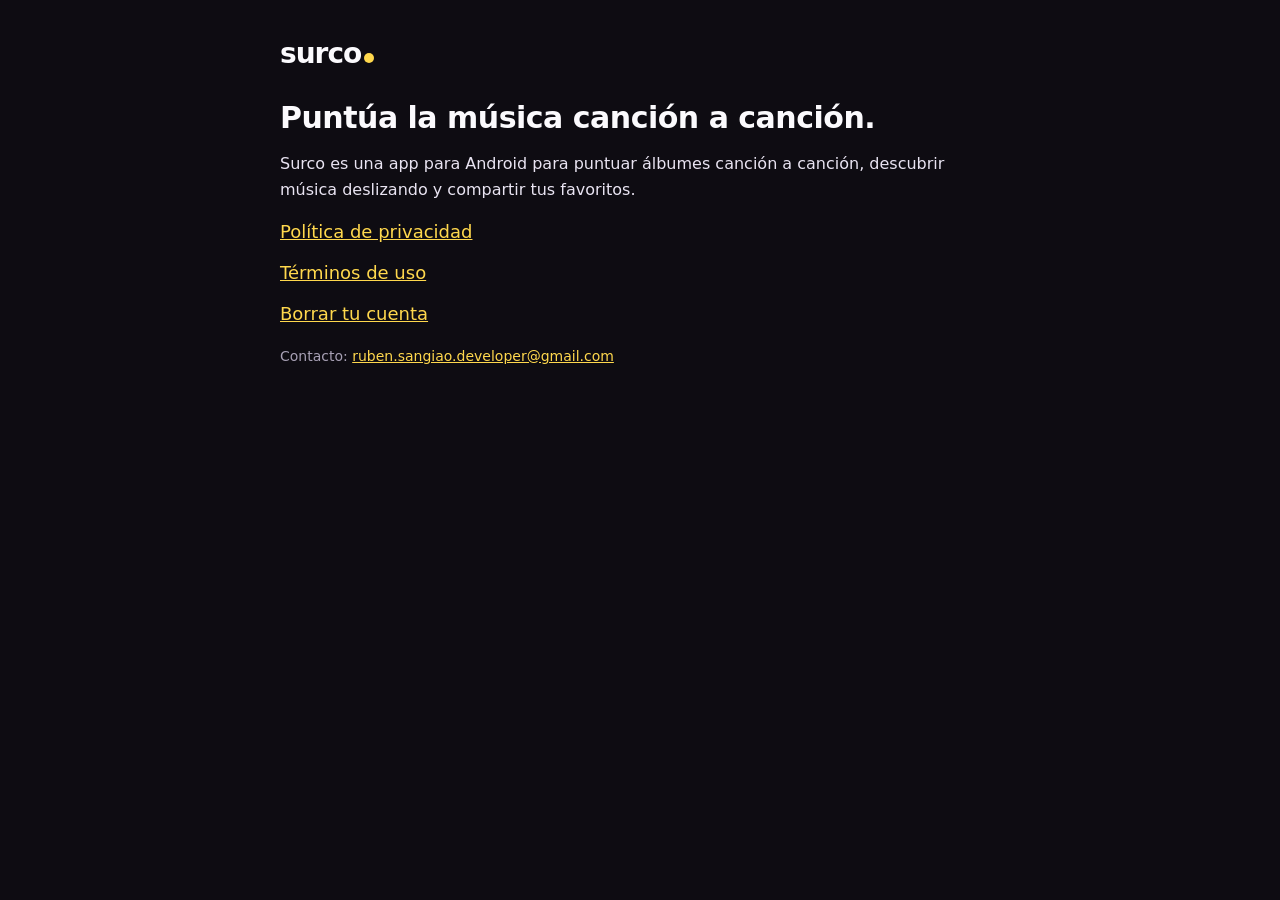
<file: index.html>
<!doctype html>
<html lang="es">
<head>
<meta charset="utf-8">
<meta name="viewport" content="width=device-width, initial-scale=1">
<title>Surco</title>
<link rel="stylesheet" href="estilo.css">
</head>
<body>
<main>
<p class="marca">surco</p>
<h1>Puntúa la música canción a canción.</h1>
<p>Surco es una app para Android para puntuar álbumes canción a canción, descubrir música deslizando y compartir tus
favoritos.</p>
<ul class="enlaces">
  <li><a href="privacidad.html">Política de privacidad</a></li>
  <li><a href="terminos.html">Términos de uso</a></li>
  <li><a href="borrar-cuenta.html">Borrar tu cuenta</a></li>
</ul>
<p class="fecha">Contacto: <a href="mailto:ruben.sangiao.developer@gmail.com">ruben.sangiao.developer@gmail.com</a></p>
</main>
</body>
</html>
</file>
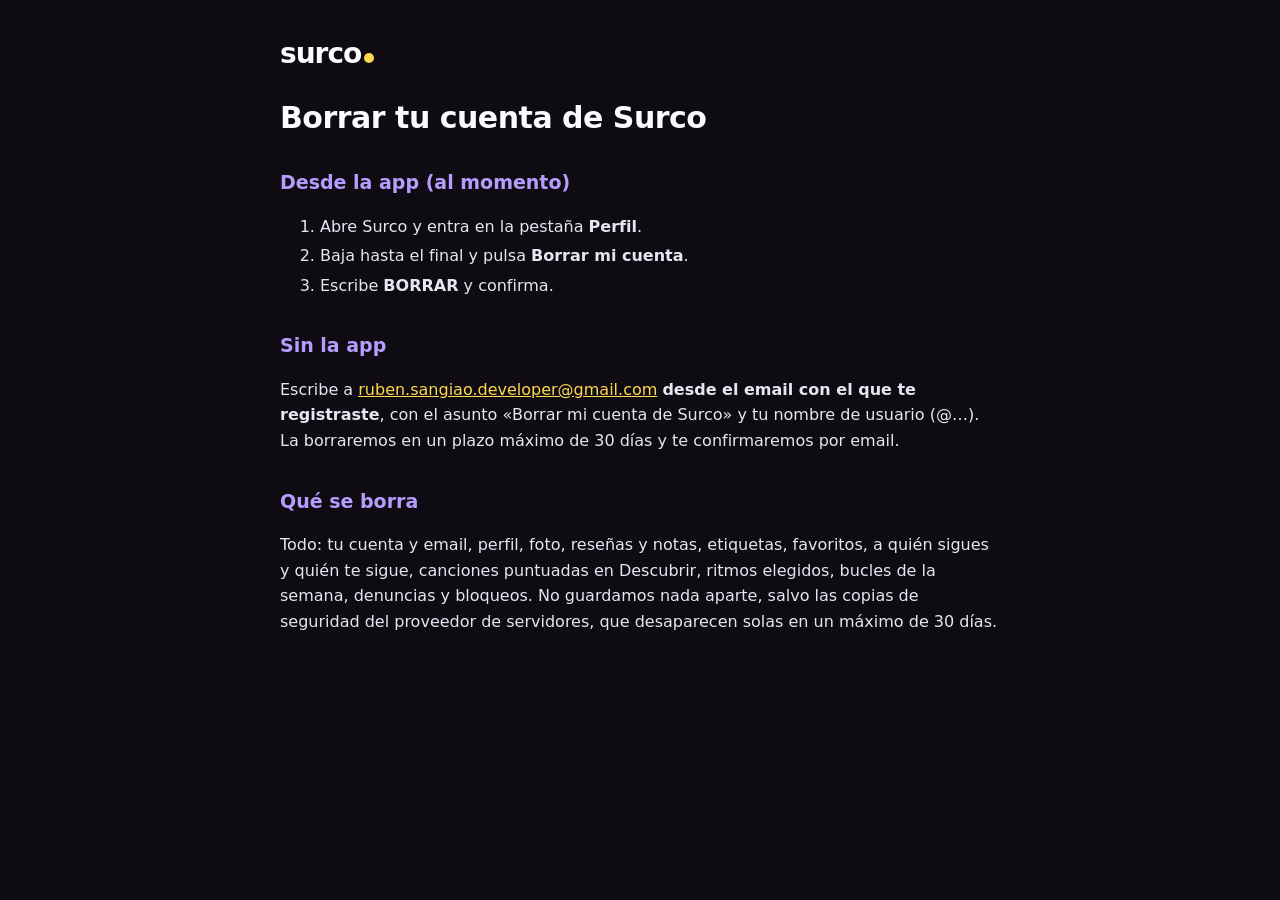
<file: borrar-cuenta.html>
<!doctype html>
<html lang="es">
<head>
<meta charset="utf-8">
<meta name="viewport" content="width=device-width, initial-scale=1">
<title>Surco · Borrar tu cuenta</title>
<link rel="stylesheet" href="estilo.css">
</head>
<body>
<main>
<p class="marca"><a href="index.html">surco</a></p>
<h1>Borrar tu cuenta de Surco</h1>

<h2>Desde la app (al momento)</h2>
<ol>
  <li>Abre Surco y entra en la pestaña <strong>Perfil</strong>.</li>
  <li>Baja hasta el final y pulsa <strong>Borrar mi cuenta</strong>.</li>
  <li>Escribe <strong>BORRAR</strong> y confirma.</li>
</ol>

<h2>Sin la app</h2>
<p>Escribe a <a href="mailto:ruben.sangiao.developer@gmail.com?subject=Borrar%20mi%20cuenta%20de%20Surco">ruben.sangiao.developer@gmail.com</a>
<strong>desde el email con el que te registraste</strong>, con el asunto «Borrar mi cuenta de Surco» y tu nombre de
usuario (@…). La borraremos en un plazo máximo de 30 días y te confirmaremos por email.</p>

<h2>Qué se borra</h2>
<p>Todo: tu cuenta y email, perfil, foto, reseñas y notas, etiquetas, favoritos, a quién sigues y quién te sigue,
canciones puntuadas en Descubrir, ritmos elegidos, bucles de la semana, denuncias y bloqueos.
No guardamos nada aparte, salvo las copias de seguridad del proveedor de servidores, que desaparecen solas en un
máximo de 30 días.</p>
</main>
</body>
</html>
</file>
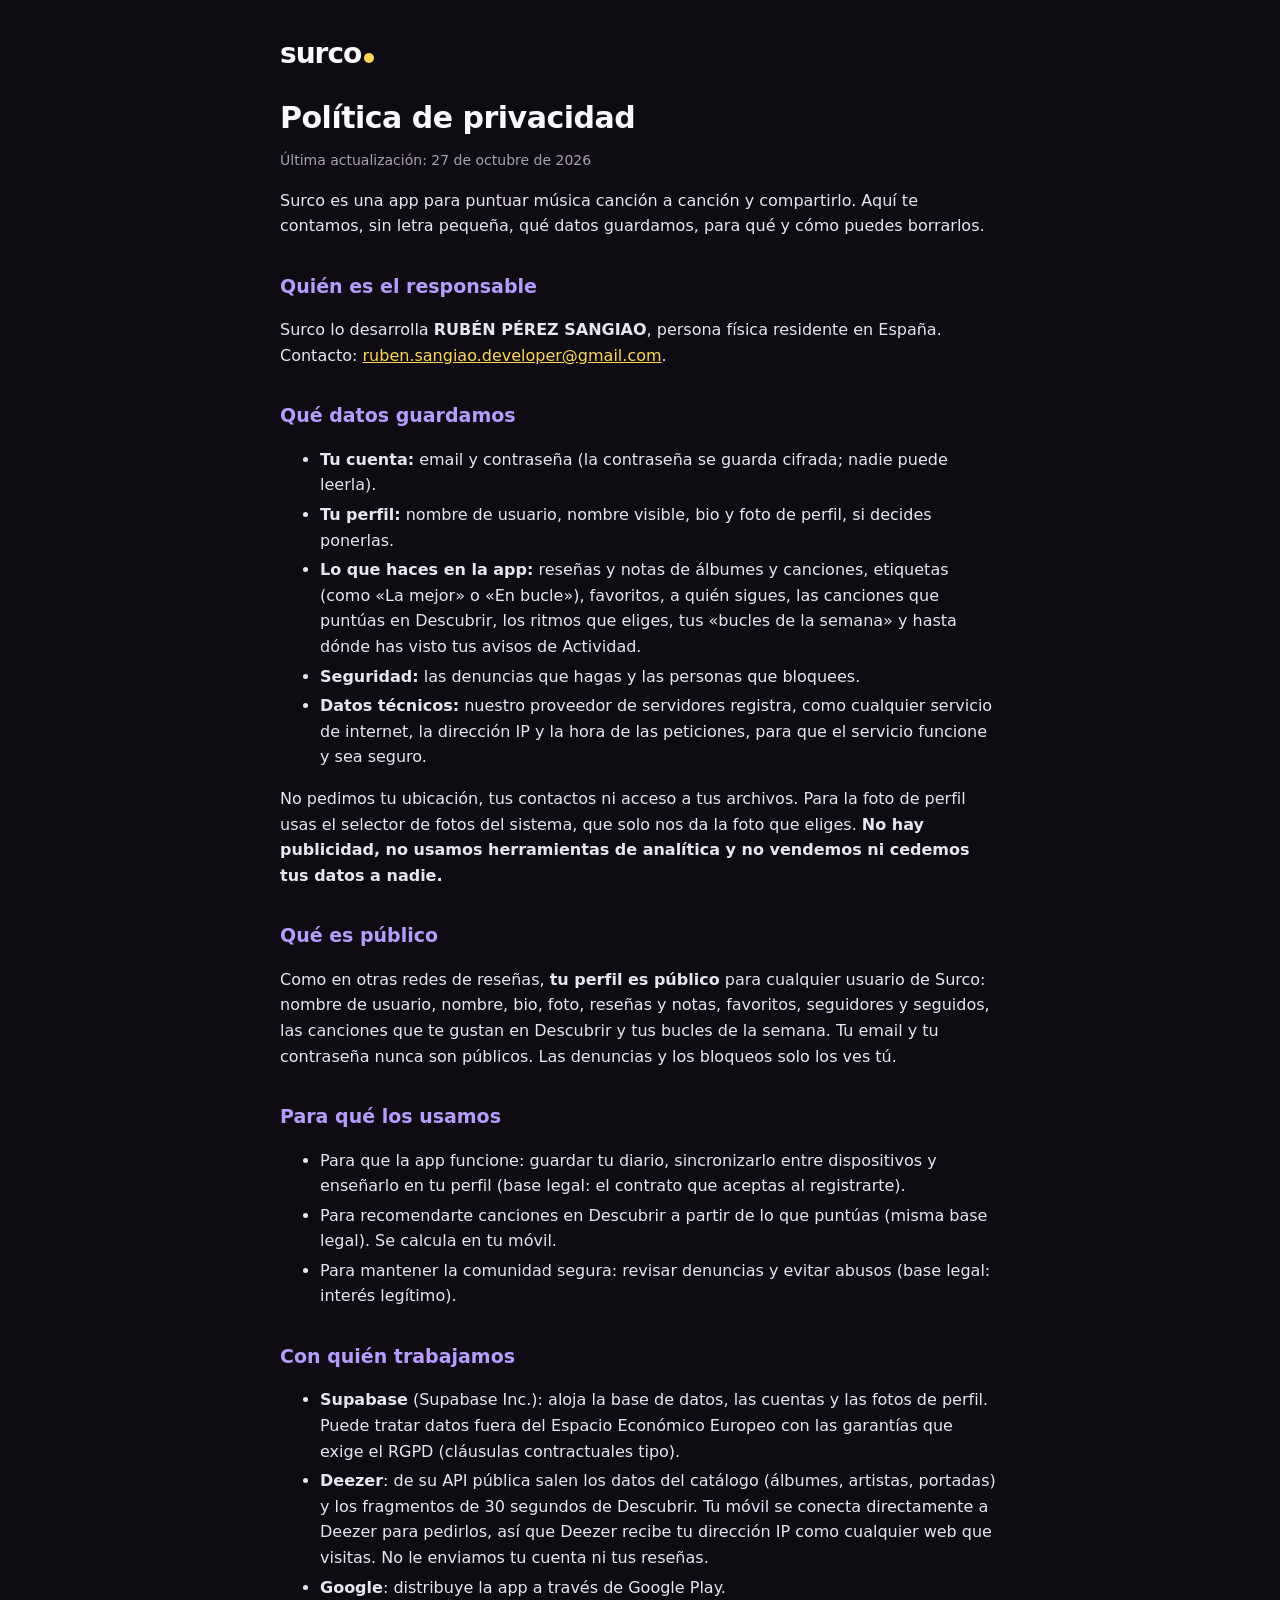
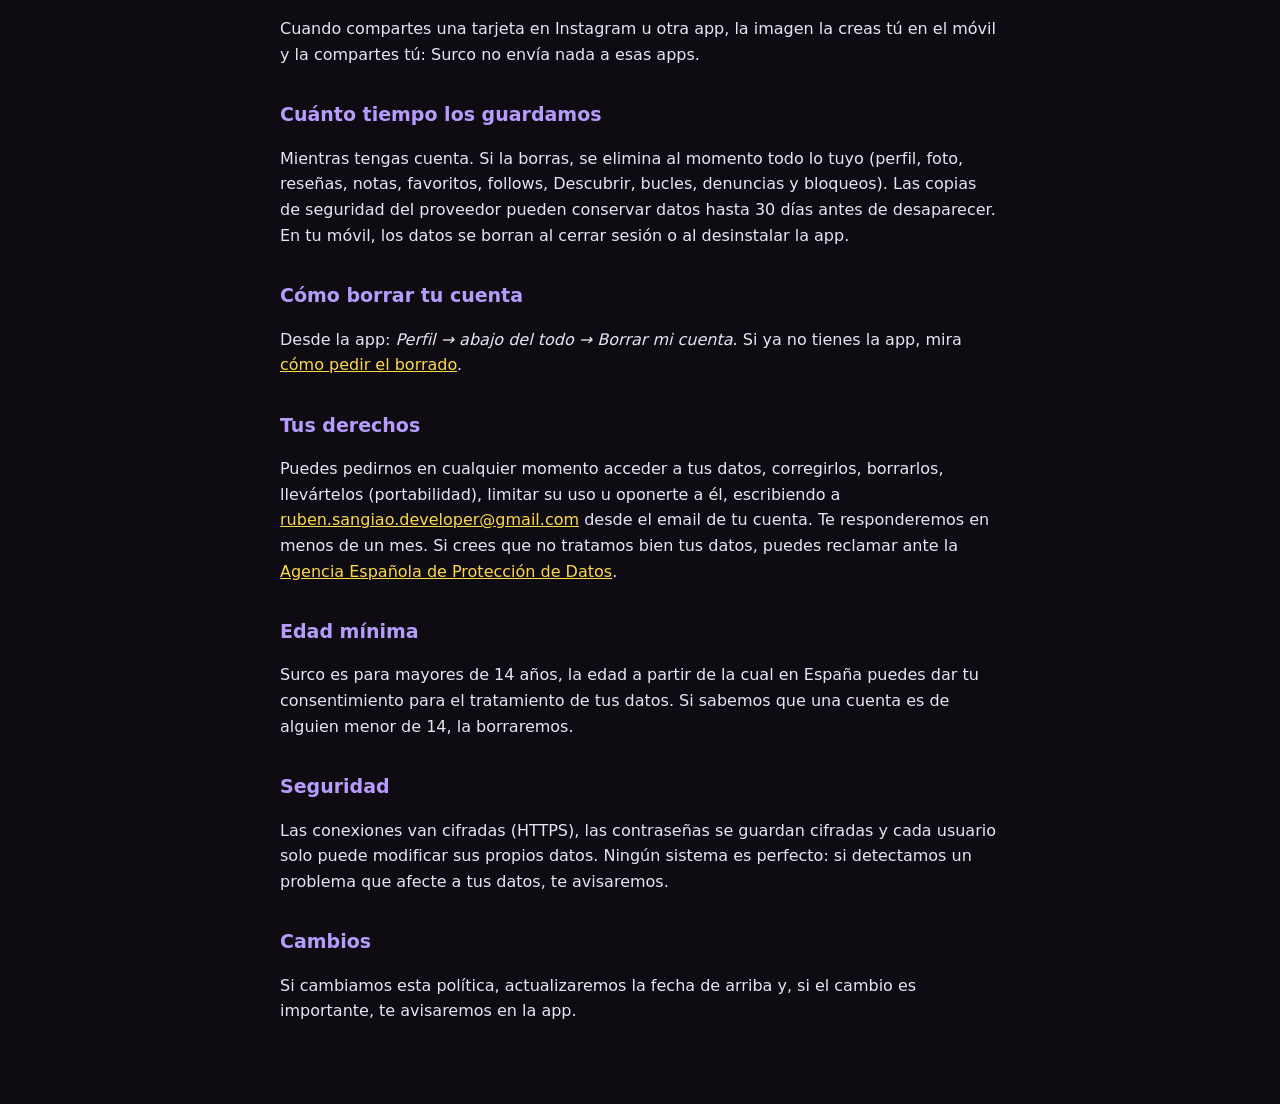
<file: privacidad.html>
<!doctype html>
<html lang="es">
<head>
<meta charset="utf-8">
<meta name="viewport" content="width=device-width, initial-scale=1">
<title>Surco · Política de privacidad</title>
<link rel="stylesheet" href="estilo.css">
</head>
<body>
<main>
<p class="marca"><a href="index.html">surco</a></p>
<h1>Política de privacidad</h1>
<p class="fecha">Última actualización: 27 de octubre de 2026</p>

<p>Surco es una app para puntuar música canción a canción y compartirlo. Aquí te contamos, sin letra pequeña, qué datos
guardamos, para qué y cómo puedes borrarlos.</p>

<h2>Quién es el responsable</h2>
<p>Surco lo desarrolla <strong>RUBÉN PÉREZ SANGIAO</strong>, persona física residente en España.
Contacto: <a href="mailto:ruben.sangiao.developer@gmail.com">ruben.sangiao.developer@gmail.com</a>.</p>

<h2>Qué datos guardamos</h2>
<ul>
  <li><strong>Tu cuenta:</strong> email y contraseña (la contraseña se guarda cifrada; nadie puede leerla).</li>
  <li><strong>Tu perfil:</strong> nombre de usuario, nombre visible, bio y foto de perfil, si decides ponerlas.</li>
  <li><strong>Lo que haces en la app:</strong> reseñas y notas de álbumes y canciones, etiquetas (como «La mejor» o
    «En bucle»), favoritos, a quién sigues, las canciones que puntúas en Descubrir, los ritmos que eliges, tus
    «bucles de la semana» y hasta dónde has visto tus avisos de Actividad.</li>
  <li><strong>Seguridad:</strong> las denuncias que hagas y las personas que bloquees.</li>
  <li><strong>Datos técnicos:</strong> nuestro proveedor de servidores registra, como cualquier servicio de internet,
    la dirección IP y la hora de las peticiones, para que el servicio funcione y sea seguro.</li>
</ul>
<p>No pedimos tu ubicación, tus contactos ni acceso a tus archivos. Para la foto de perfil usas el selector de fotos del
sistema, que solo nos da la foto que eliges. <strong>No hay publicidad, no usamos herramientas de analítica y no vendemos
ni cedemos tus datos a nadie.</strong></p>

<h2>Qué es público</h2>
<p>Como en otras redes de reseñas, <strong>tu perfil es público</strong> para cualquier usuario de Surco: nombre de
usuario, nombre, bio, foto, reseñas y notas, favoritos, seguidores y seguidos, las canciones que te gustan en Descubrir
y tus bucles de la semana. Tu email y tu contraseña nunca son públicos. Las denuncias y los bloqueos solo los ves tú.</p>

<h2>Para qué los usamos</h2>
<ul>
  <li>Para que la app funcione: guardar tu diario, sincronizarlo entre dispositivos y enseñarlo en tu perfil
    (base legal: el contrato que aceptas al registrarte).</li>
  <li>Para recomendarte canciones en Descubrir a partir de lo que puntúas (misma base legal). Se calcula en tu móvil.</li>
  <li>Para mantener la comunidad segura: revisar denuncias y evitar abusos (base legal: interés legítimo).</li>
</ul>

<h2>Con quién trabajamos</h2>
<ul>
  <li><strong>Supabase</strong> (Supabase Inc.): aloja la base de datos, las cuentas y las fotos de perfil. Puede tratar
    datos fuera del Espacio Económico Europeo con las garantías que exige el RGPD (cláusulas contractuales tipo).</li>
  <li><strong>Deezer</strong>: de su API pública salen los datos del catálogo (álbumes, artistas, portadas) y los
    fragmentos de 30 segundos de Descubrir. Tu móvil se conecta directamente a Deezer para pedirlos, así que Deezer
    recibe tu dirección IP como cualquier web que visitas. No le enviamos tu cuenta ni tus reseñas.</li>
  <li><strong>Google</strong>: distribuye la app a través de Google Play.</li>
</ul>
<p>Cuando compartes una tarjeta en Instagram u otra app, la imagen la creas tú en el móvil y la compartes tú: Surco no
envía nada a esas apps.</p>

<h2>Cuánto tiempo los guardamos</h2>
<p>Mientras tengas cuenta. Si la borras, se elimina al momento todo lo tuyo (perfil, foto, reseñas, notas, favoritos,
follows, Descubrir, bucles, denuncias y bloqueos). Las copias de seguridad del proveedor pueden conservar datos hasta
30 días antes de desaparecer. En tu móvil, los datos se borran al cerrar sesión o al desinstalar la app.</p>

<h2>Cómo borrar tu cuenta</h2>
<p>Desde la app: <em>Perfil → abajo del todo → Borrar mi cuenta</em>. Si ya no tienes la app, mira
<a href="borrar-cuenta.html">cómo pedir el borrado</a>.</p>

<h2>Tus derechos</h2>
<p>Puedes pedirnos en cualquier momento acceder a tus datos, corregirlos, borrarlos, llevártelos (portabilidad),
limitar su uso u oponerte a él, escribiendo a
<a href="mailto:ruben.sangiao.developer@gmail.com">ruben.sangiao.developer@gmail.com</a> desde el email de tu cuenta.
Te responderemos en menos de un mes. Si crees que no tratamos bien tus datos, puedes reclamar ante la
<a href="https://www.aepd.es">Agencia Española de Protección de Datos</a>.</p>

<h2>Edad mínima</h2>
<p>Surco es para mayores de 14 años, la edad a partir de la cual en España puedes dar tu consentimiento para el
tratamiento de tus datos. Si sabemos que una cuenta es de alguien menor de 14, la borraremos.</p>

<h2>Seguridad</h2>
<p>Las conexiones van cifradas (HTTPS), las contraseñas se guardan cifradas y cada usuario solo puede modificar sus
propios datos. Ningún sistema es perfecto: si detectamos un problema que afecte a tus datos, te avisaremos.</p>

<h2>Cambios</h2>
<p>Si cambiamos esta política, actualizaremos la fecha de arriba y, si el cambio es importante, te avisaremos en la app.</p>
</main>
</body>
</html>
</file>
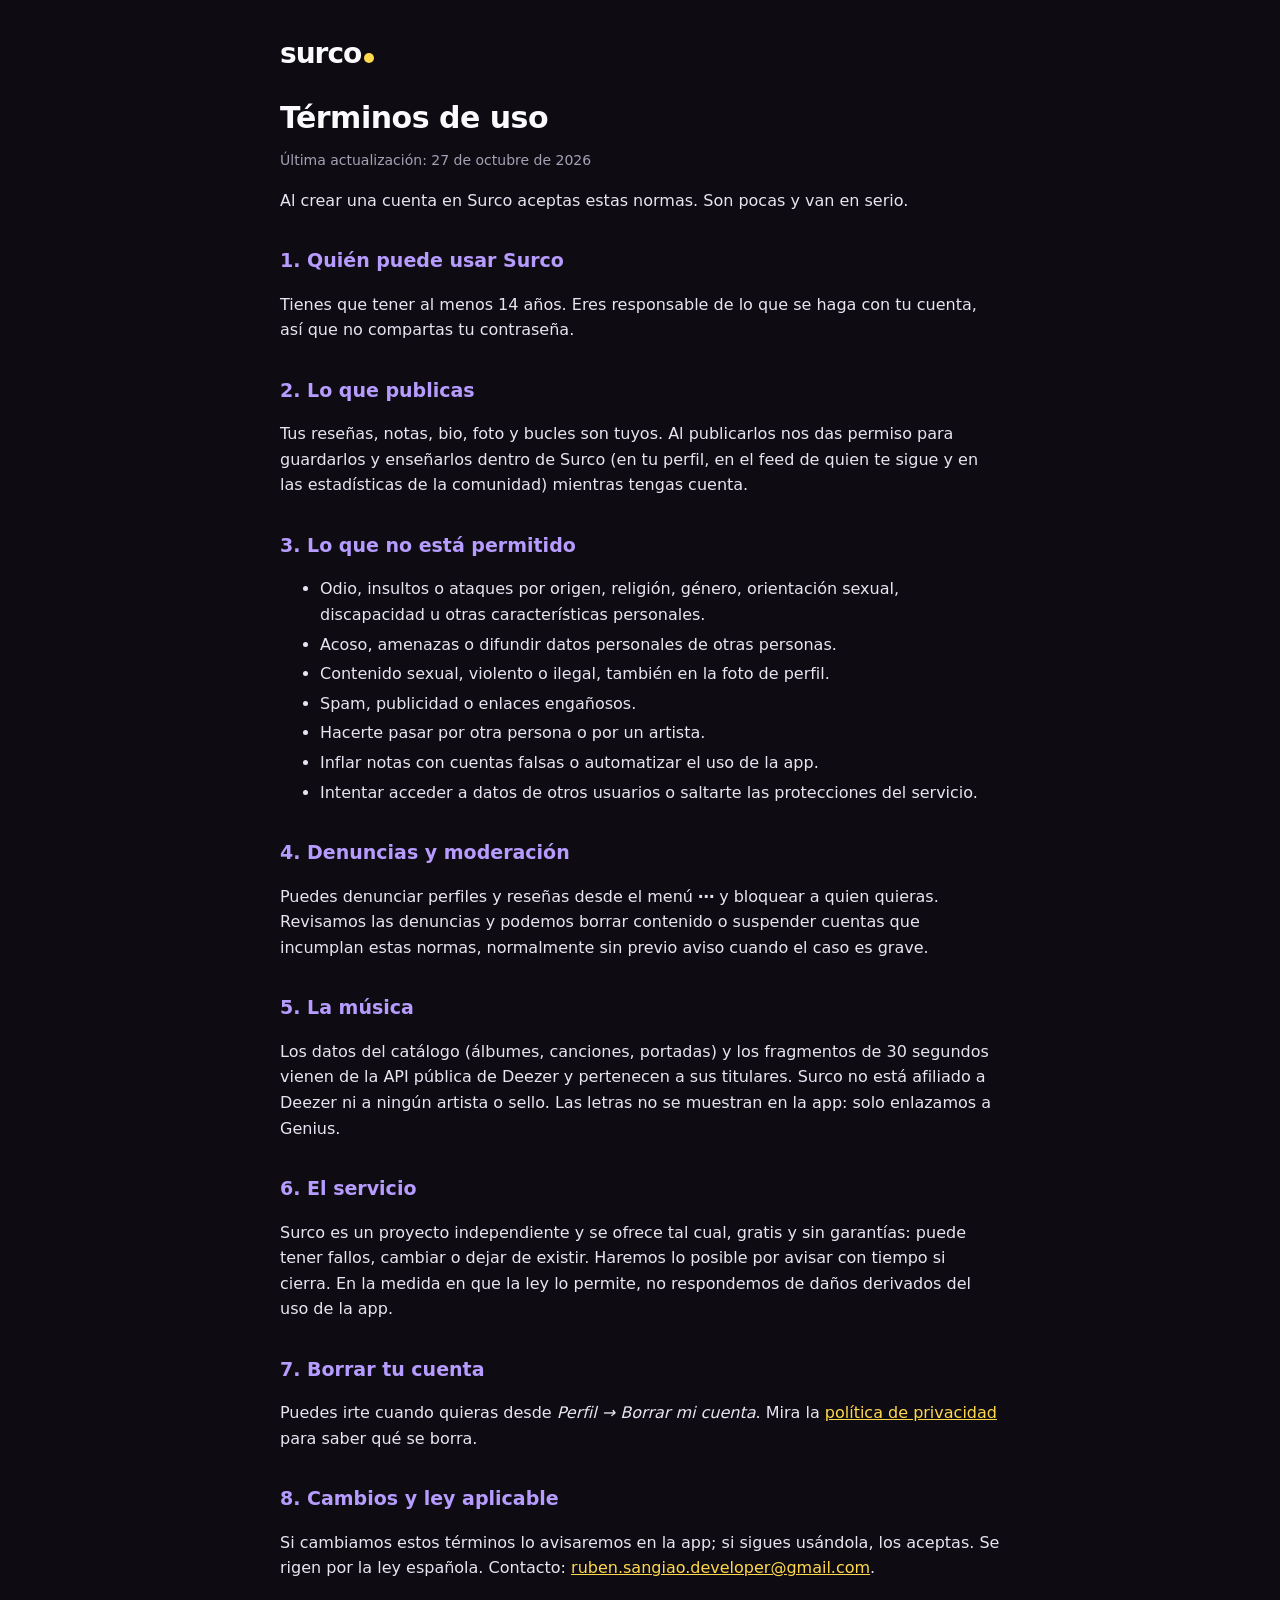
<file: terminos.html>
<!doctype html>
<html lang="es">
<head>
<meta charset="utf-8">
<meta name="viewport" content="width=device-width, initial-scale=1">
<title>Surco · Términos de uso</title>
<link rel="stylesheet" href="estilo.css">
</head>
<body>
<main>
<p class="marca"><a href="index.html">surco</a></p>
<h1>Términos de uso</h1>
<p class="fecha">Última actualización: 27 de octubre de 2026</p>

<p>Al crear una cuenta en Surco aceptas estas normas. Son pocas y van en serio.</p>

<h2>1. Quién puede usar Surco</h2>
<p>Tienes que tener al menos 14 años. Eres responsable de lo que se haga con tu cuenta, así que no compartas tu contraseña.</p>

<h2>2. Lo que publicas</h2>
<p>Tus reseñas, notas, bio, foto y bucles son tuyos. Al publicarlos nos das permiso para guardarlos y enseñarlos dentro
de Surco (en tu perfil, en el feed de quien te sigue y en las estadísticas de la comunidad) mientras tengas cuenta.</p>

<h2>3. Lo que no está permitido</h2>
<ul>
  <li>Odio, insultos o ataques por origen, religión, género, orientación sexual, discapacidad u otras características personales.</li>
  <li>Acoso, amenazas o difundir datos personales de otras personas.</li>
  <li>Contenido sexual, violento o ilegal, también en la foto de perfil.</li>
  <li>Spam, publicidad o enlaces engañosos.</li>
  <li>Hacerte pasar por otra persona o por un artista.</li>
  <li>Inflar notas con cuentas falsas o automatizar el uso de la app.</li>
  <li>Intentar acceder a datos de otros usuarios o saltarte las protecciones del servicio.</li>
</ul>

<h2>4. Denuncias y moderación</h2>
<p>Puedes denunciar perfiles y reseñas desde el menú <strong>⋯</strong> y bloquear a quien quieras. Revisamos las
denuncias y podemos borrar contenido o suspender cuentas que incumplan estas normas, normalmente sin previo aviso
cuando el caso es grave.</p>

<h2>5. La música</h2>
<p>Los datos del catálogo (álbumes, canciones, portadas) y los fragmentos de 30 segundos vienen de la API pública de
Deezer y pertenecen a sus titulares. Surco no está afiliado a Deezer ni a ningún artista o sello. Las letras no se
muestran en la app: solo enlazamos a Genius.</p>

<h2>6. El servicio</h2>
<p>Surco es un proyecto independiente y se ofrece tal cual, gratis y sin garantías: puede tener fallos, cambiar o dejar
de existir. Haremos lo posible por avisar con tiempo si cierra. En la medida en que la ley lo permite, no respondemos de
daños derivados del uso de la app.</p>

<h2>7. Borrar tu cuenta</h2>
<p>Puedes irte cuando quieras desde <em>Perfil → Borrar mi cuenta</em>. Mira la <a href="privacidad.html">política de privacidad</a>
para saber qué se borra.</p>

<h2>8. Cambios y ley aplicable</h2>
<p>Si cambiamos estos términos lo avisaremos en la app; si sigues usándola, los aceptas. Se rigen por la ley española.
Contacto: <a href="mailto:ruben.sangiao.developer@gmail.com">ruben.sangiao.developer@gmail.com</a>.</p>
</main>
</body>
</html>
</file>
<file: estilo.css>
/* Estilo de las páginas legales de Surco (colores de la app) */
:root { color-scheme: dark; }
body {
  margin: 0;
  background: #0E0C12;
  color: #E9E4F2;
  font: 16px/1.6 system-ui, -apple-system, "Segoe UI", Roboto, sans-serif;
}
main { max-width: 720px; margin: 0 auto; padding: 32px 20px 64px; }
.marca { margin: 0 0 24px; font-weight: 800; font-size: 28px; letter-spacing: -1px; color: #FBFAFD; }
.marca::after { content: ""; display: inline-block; width: 10px; height: 10px; margin-left: 3px; border-radius: 50%; background: #FFD84D; }
.marca a { color: inherit; text-decoration: none; }
h1 { color: #FBFAFD; font-size: 30px; line-height: 1.15; letter-spacing: -0.5px; margin: 0 0 8px; }
h2 { color: #B79CFF; font-size: 19px; margin: 32px 0 8px; }
a { color: #FFD84D; }
.fecha { color: #A7A0B4; font-size: 14px; }
li { margin: 4px 0; }
.enlaces { list-style: none; padding: 0; }
.enlaces li { margin: 12px 0; font-size: 18px; }
</file>
